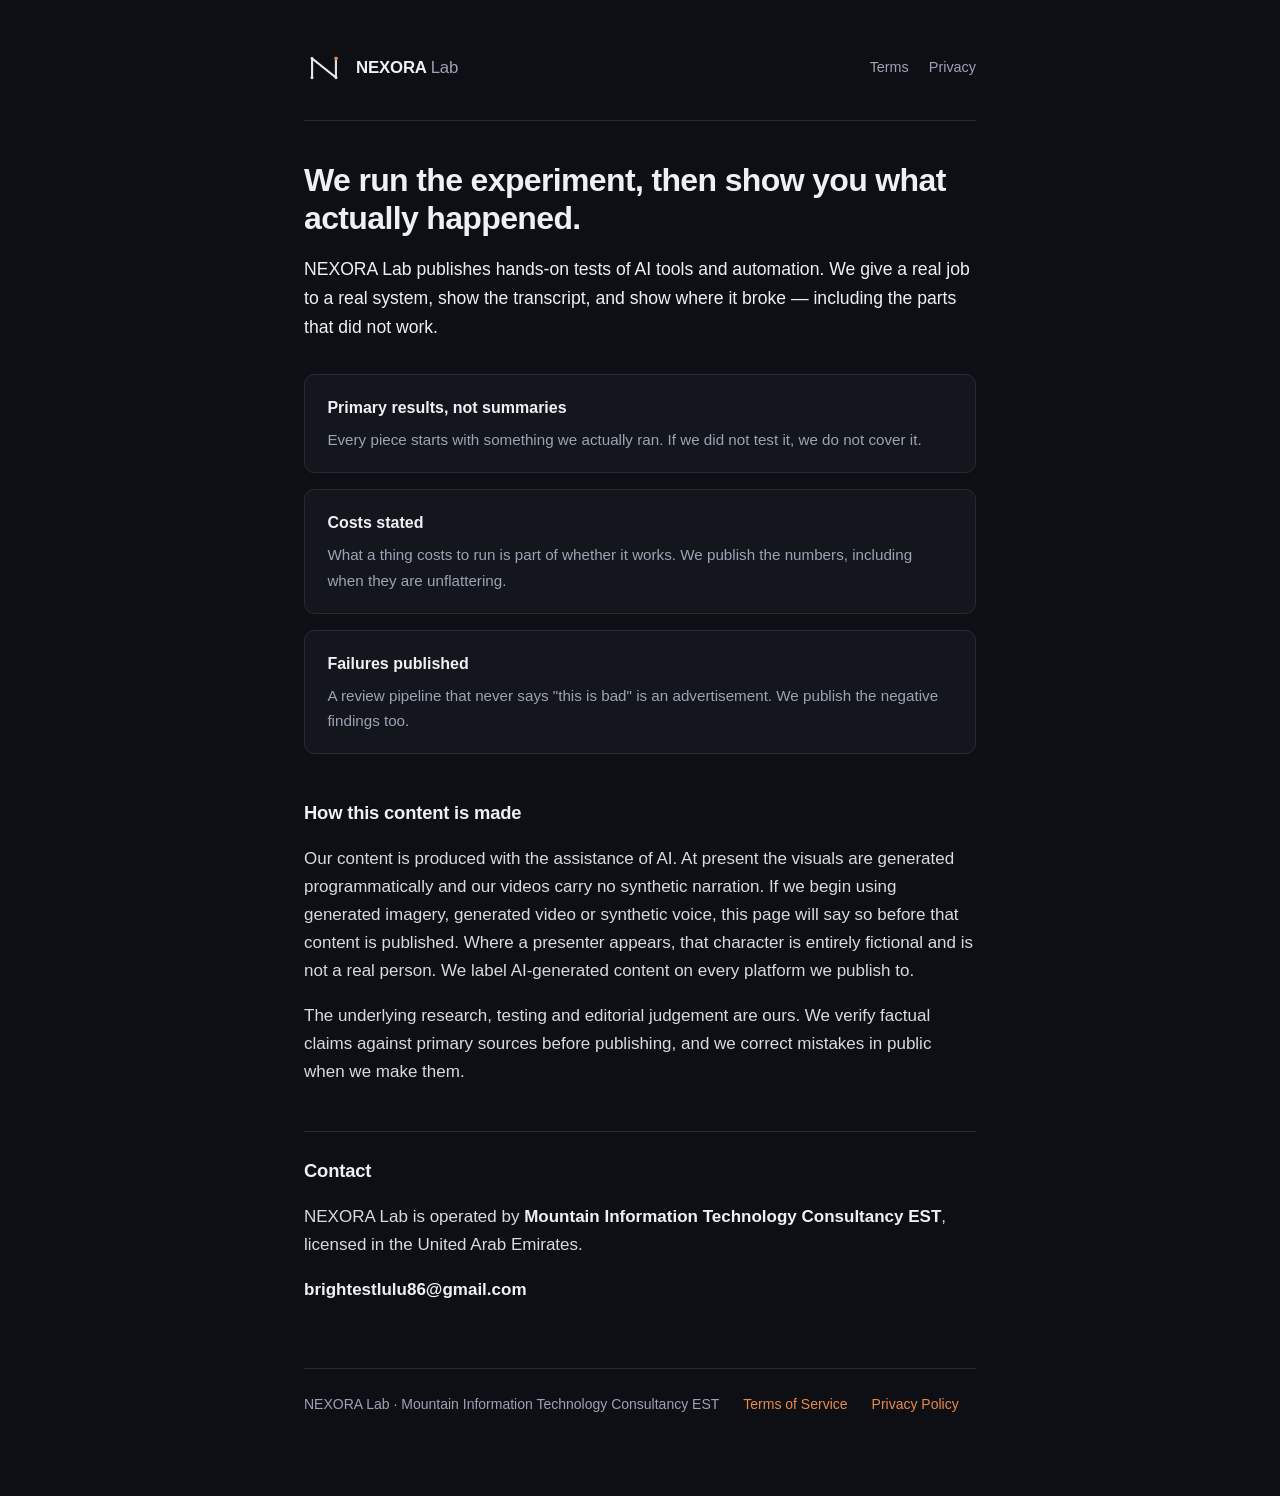
<file: index.html>
<!DOCTYPE html>
<html lang="en">
<head>
<meta charset="utf-8">
<meta name="viewport" content="width=device-width, initial-scale=1">
<title>NEXORA Lab</title>
<meta name="description" content="We run the experiment, then show you what actually happened.">
<link rel="icon" href="favicon.png">
<link rel="apple-touch-icon" href="apple-touch-icon.png">
<link rel="stylesheet" href="style.css">
</head>
<body>
<div class="wrap">

<header class="site">
<img src="icon.png" alt="">
<div class="name">NEXORA <span>Lab</span></div>
<nav class="site">
<a href="terms.html">Terms</a>
<a href="privacy.html">Privacy</a>
</nav>
</header>

<h1>We run the experiment, then show you what actually happened.</h1>

<p class="lede">NEXORA Lab publishes hands-on tests of AI tools and automation.
We give a real job to a real system, show the transcript, and show where it
broke — including the parts that did not work.</p>

<div class="cards">
<div class="card">
<h3>Primary results, not summaries</h3>
<p>Every piece starts with something we actually ran. If we did not test it,
we do not cover it.</p>
</div>
<div class="card">
<h3>Costs stated</h3>
<p>What a thing costs to run is part of whether it works. We publish the
numbers, including when they are unflattering.</p>
</div>
<div class="card">
<h3>Failures published</h3>
<p>A review pipeline that never says "this is bad" is an advertisement.
We publish the negative findings too.</p>
</div>
</div>

<h2>How this content is made</h2>
<p>Our content is produced with the assistance of AI. At present the visuals are
generated programmatically and our videos carry no synthetic narration. If we
begin using generated imagery, generated video or synthetic voice, this page
will say so before that content is published. Where a presenter appears, that
character is entirely fictional and is not a real person. We label AI-generated
content on every platform we publish to.</p>
<p>The underlying research, testing and editorial judgement are ours. We verify
factual claims against primary sources before publishing, and we correct
mistakes in public when we make them.</p>

<h2>Contact</h2>
<p>NEXORA Lab is operated by <strong>Mountain Information Technology Consultancy EST</strong>,
licensed in the United Arab Emirates.</p>
<p><strong>brightestlulu86@gmail.com</strong></p>

<footer class="site">
<span>NEXORA Lab &middot; Mountain Information Technology Consultancy EST</span>
<a href="terms.html">Terms of Service</a>
<a href="privacy.html">Privacy Policy</a>
</footer>

</div>
</body>
</html>
</file>
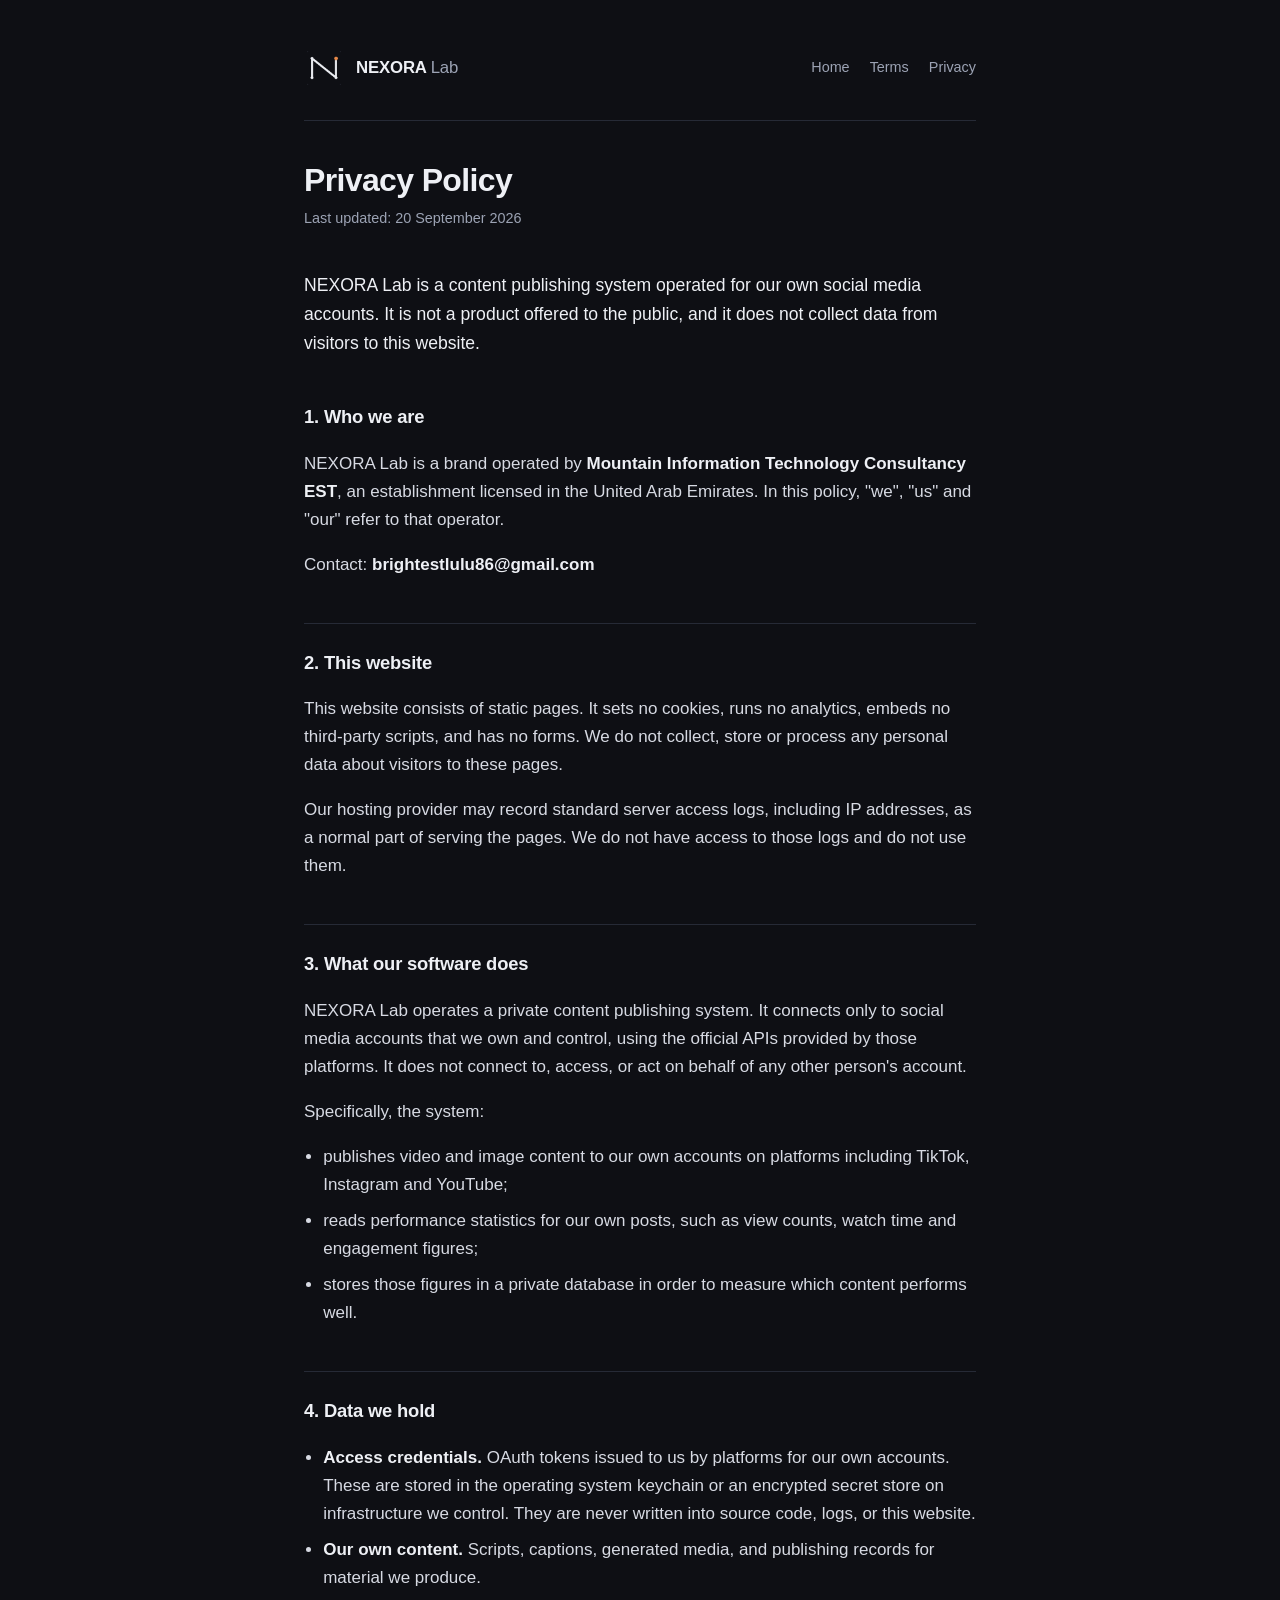
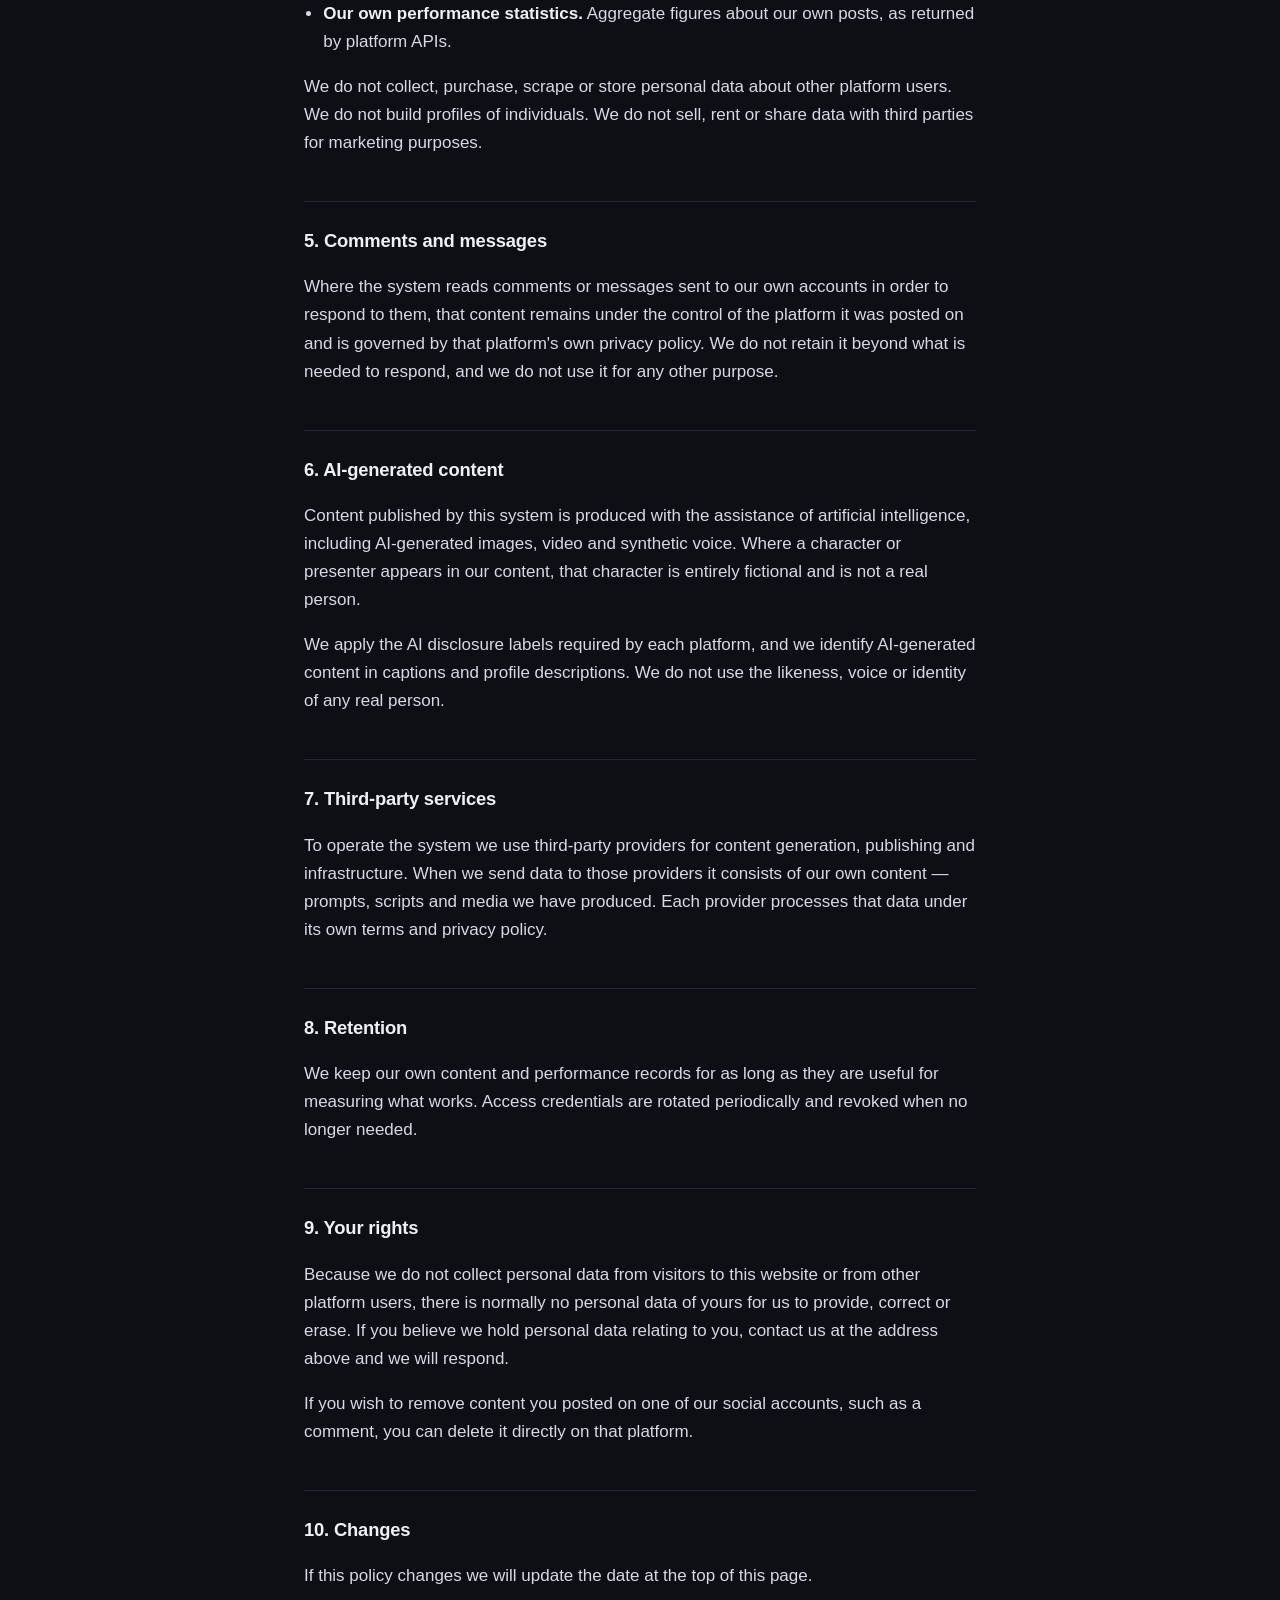
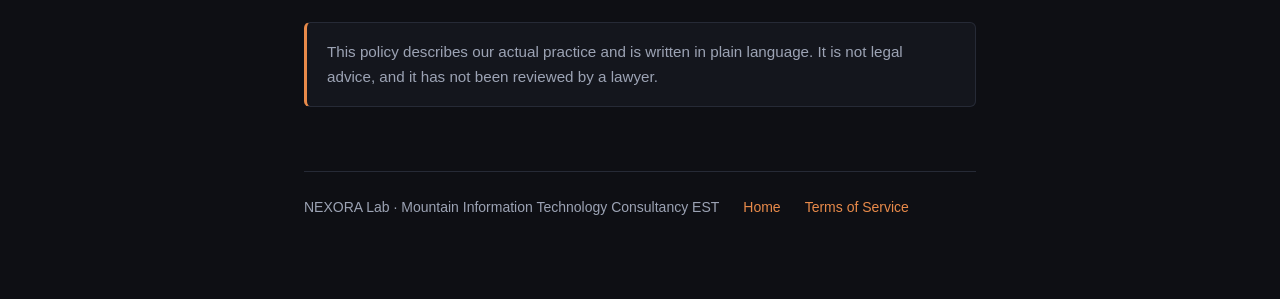
<file: privacy.html>
<!DOCTYPE html>
<html lang="en">
<head>
<meta charset="utf-8">
<meta name="viewport" content="width=device-width, initial-scale=1">
<title>Privacy Policy — NEXORA Lab</title>
<meta name="description" content="How NEXORA Lab handles data.">
<link rel="icon" href="favicon.png">
<link rel="apple-touch-icon" href="apple-touch-icon.png">
<link rel="stylesheet" href="style.css">
</head>
<body>
<div class="wrap">

<header class="site">
  <img src="icon.png" alt="">
  <div class="name">NEXORA <span>Lab</span></div>
  <nav class="site">
    <a href="index.html">Home</a>
    <a href="terms.html">Terms</a>
    <a href="privacy.html">Privacy</a>
  </nav>
</header>

<h1>Privacy Policy</h1>
<p class="updated">Last updated: 20 September 2026</p>

<p class="lede">NEXORA Lab is a content publishing system operated for our own
social media accounts. It is not a product offered to the public, and it does
not collect data from visitors to this website.</p>

<h2>1. Who we are</h2>
<p>NEXORA Lab is a brand operated by <strong>Mountain Information Technology Consultancy EST</strong>, an
establishment licensed in the United Arab Emirates. In this policy, "we", "us"
and "our" refer to that operator.</p>
<p>Contact: <strong>brightestlulu86@gmail.com</strong></p>

<h2>2. This website</h2>
<p>This website consists of static pages. It sets no cookies, runs no analytics,
embeds no third-party scripts, and has no forms. We do not collect, store or
process any personal data about visitors to these pages.</p>
<p>Our hosting provider may record standard server access logs, including IP
addresses, as a normal part of serving the pages. We do not have access to
those logs and do not use them.</p>

<h2>3. What our software does</h2>
<p>NEXORA Lab operates a private content publishing system. It connects only to
social media accounts that we own and control, using the official APIs provided
by those platforms. It does not connect to, access, or act on behalf of any
other person's account.</p>
<p>Specifically, the system:</p>
<ul>
  <li>publishes video and image content to our own accounts on platforms
      including TikTok, Instagram and YouTube;</li>
  <li>reads performance statistics for our own posts, such as view counts,
      watch time and engagement figures;</li>
  <li>stores those figures in a private database in order to measure which
      content performs well.</li>
</ul>

<h2>4. Data we hold</h2>
<ul>
  <li><strong>Access credentials.</strong> OAuth tokens issued to us by
      platforms for our own accounts. These are stored in the operating system
      keychain or an encrypted secret store on infrastructure we control. They
      are never written into source code, logs, or this website.</li>
  <li><strong>Our own content.</strong> Scripts, captions, generated media, and
      publishing records for material we produce.</li>
  <li><strong>Our own performance statistics.</strong> Aggregate figures about
      our own posts, as returned by platform APIs.</li>
</ul>
<p>We do not collect, purchase, scrape or store personal data about other
platform users. We do not build profiles of individuals. We do not sell,
rent or share data with third parties for marketing purposes.</p>

<h2>5. Comments and messages</h2>
<p>Where the system reads comments or messages sent to our own accounts in order
to respond to them, that content remains under the control of the platform it
was posted on and is governed by that platform's own privacy policy. We do not
retain it beyond what is needed to respond, and we do not use it for any other
purpose.</p>

<h2>6. AI-generated content</h2>
<p>Content published by this system is produced with the assistance of
artificial intelligence, including AI-generated images, video and synthetic
voice. Where a character or presenter appears in our content, that character is
entirely fictional and is not a real person.</p>
<p>We apply the AI disclosure labels required by each platform, and we identify
AI-generated content in captions and profile descriptions. We do not use the
likeness, voice or identity of any real person.</p>

<h2>7. Third-party services</h2>
<p>To operate the system we use third-party providers for content generation,
publishing and infrastructure. When we send data to those providers it consists
of our own content — prompts, scripts and media we have produced. Each provider
processes that data under its own terms and privacy policy.</p>

<h2>8. Retention</h2>
<p>We keep our own content and performance records for as long as they are
useful for measuring what works. Access credentials are rotated periodically and
revoked when no longer needed.</p>

<h2>9. Your rights</h2>
<p>Because we do not collect personal data from visitors to this website or from
other platform users, there is normally no personal data of yours for us to
provide, correct or erase. If you believe we hold personal data relating to you,
contact us at the address above and we will respond.</p>
<p>If you wish to remove content you posted on one of our social accounts, such
as a comment, you can delete it directly on that platform.</p>

<h2>10. Changes</h2>
<p>If this policy changes we will update the date at the top of this page.</p>

<div class="note">
  <p>This policy describes our actual practice and is written in plain language.
  It is not legal advice, and it has not been reviewed by a lawyer.</p>
</div>

<footer class="site">
  <span>NEXORA Lab &middot; Mountain Information Technology Consultancy EST</span>
  <a href="index.html">Home</a>
  <a href="terms.html">Terms of Service</a>
</footer>

</div>
</body>
</html>
</file>
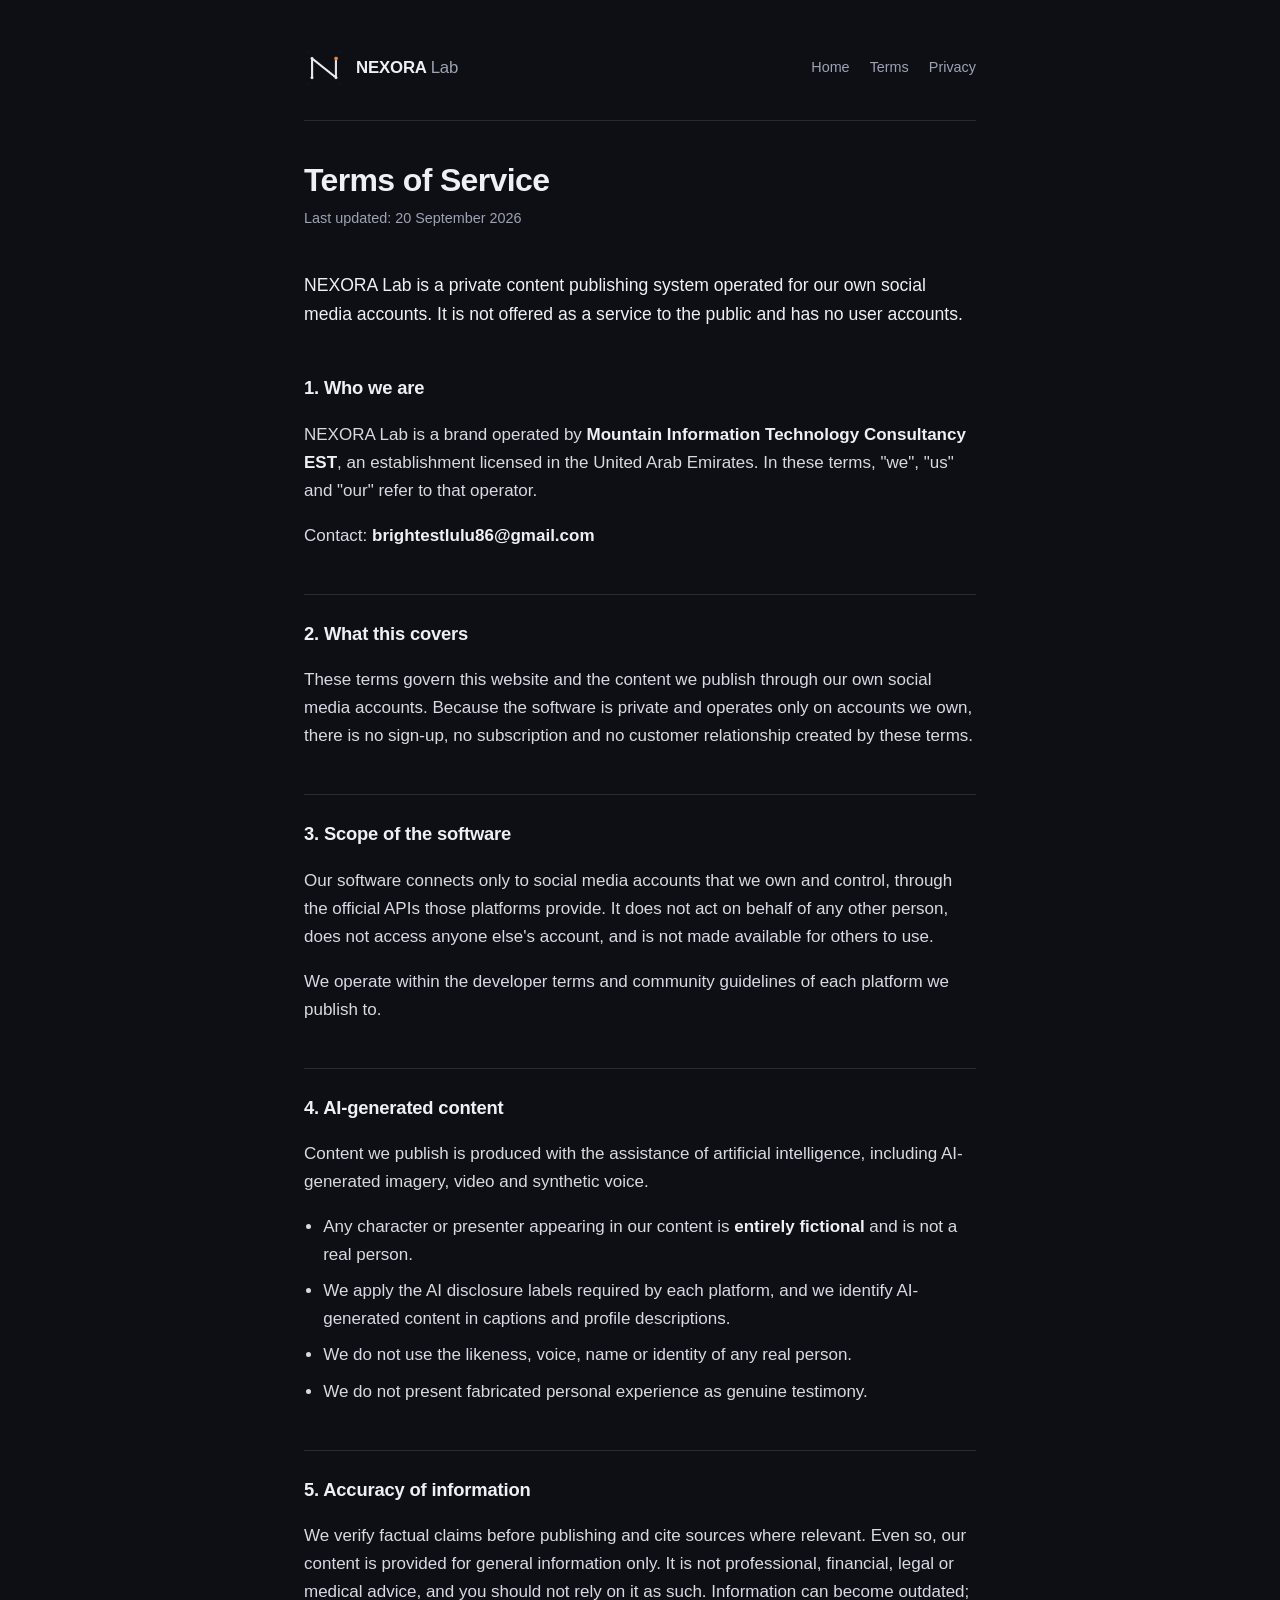
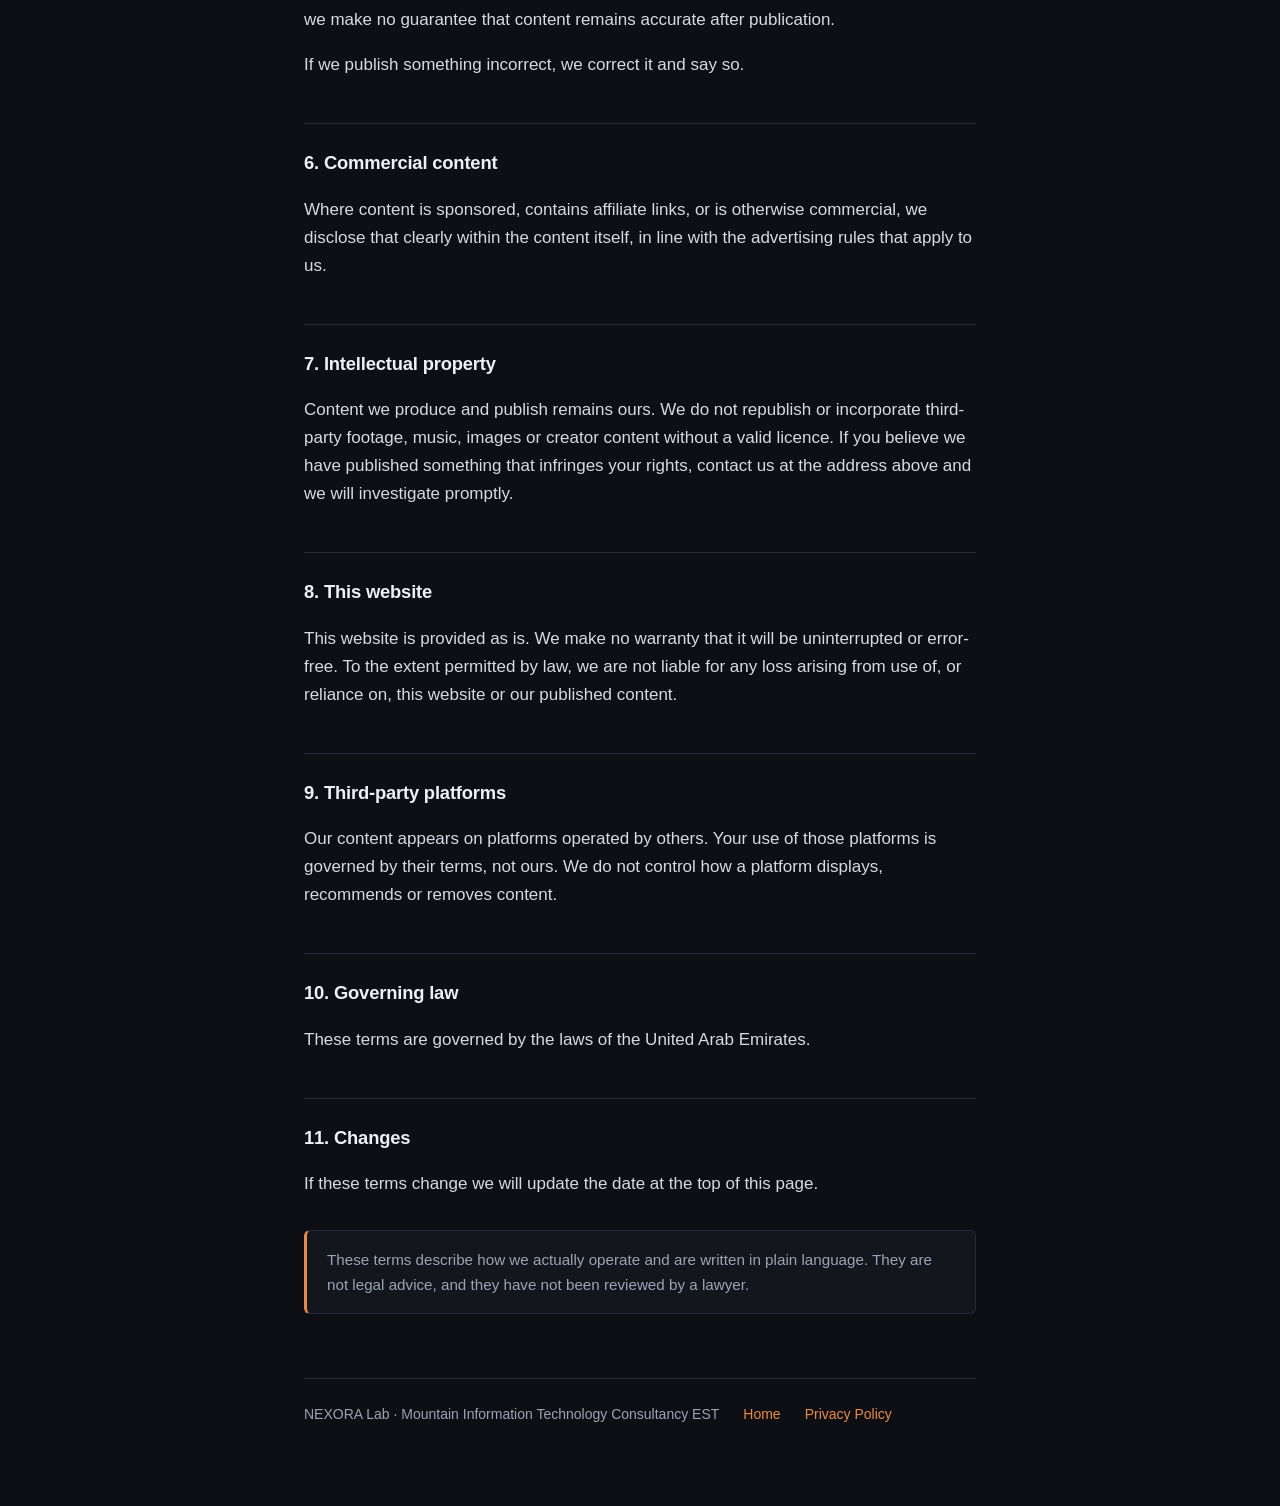
<file: terms.html>
<!DOCTYPE html>
<html lang="en">
<head>
<meta charset="utf-8">
<meta name="viewport" content="width=device-width, initial-scale=1">
<title>Terms of Service — NEXORA Lab</title>
<meta name="description" content="Terms governing NEXORA Lab.">
<link rel="icon" href="favicon.png">
<link rel="apple-touch-icon" href="apple-touch-icon.png">
<link rel="stylesheet" href="style.css">
</head>
<body>
<div class="wrap">

<header class="site">
  <img src="icon.png" alt="">
  <div class="name">NEXORA <span>Lab</span></div>
  <nav class="site">
    <a href="index.html">Home</a>
    <a href="terms.html">Terms</a>
    <a href="privacy.html">Privacy</a>
  </nav>
</header>

<h1>Terms of Service</h1>
<p class="updated">Last updated: 20 September 2026</p>

<p class="lede">NEXORA Lab is a private content publishing system operated for
our own social media accounts. It is not offered as a service to the public and
has no user accounts.</p>

<h2>1. Who we are</h2>
<p>NEXORA Lab is a brand operated by <strong>Mountain Information Technology Consultancy EST</strong>, an
establishment licensed in the United Arab Emirates. In these terms, "we", "us"
and "our" refer to that operator.</p>
<p>Contact: <strong>brightestlulu86@gmail.com</strong></p>

<h2>2. What this covers</h2>
<p>These terms govern this website and the content we publish through our own
social media accounts. Because the software is private and operates only on
accounts we own, there is no sign-up, no subscription and no customer
relationship created by these terms.</p>

<h2>3. Scope of the software</h2>
<p>Our software connects only to social media accounts that we own and control,
through the official APIs those platforms provide. It does not act on behalf of
any other person, does not access anyone else's account, and is not made
available for others to use.</p>
<p>We operate within the developer terms and community guidelines of each
platform we publish to.</p>

<h2>4. AI-generated content</h2>
<p>Content we publish is produced with the assistance of artificial
intelligence, including AI-generated imagery, video and synthetic voice.</p>
<ul>
  <li>Any character or presenter appearing in our content is
      <strong>entirely fictional</strong> and is not a real person.</li>
  <li>We apply the AI disclosure labels required by each platform, and we
      identify AI-generated content in captions and profile descriptions.</li>
  <li>We do not use the likeness, voice, name or identity of any real person.</li>
  <li>We do not present fabricated personal experience as genuine testimony.</li>
</ul>

<h2>5. Accuracy of information</h2>
<p>We verify factual claims before publishing and cite sources where relevant.
Even so, our content is provided for general information only. It is not
professional, financial, legal or medical advice, and you should not rely on it
as such. Information can become outdated; we make no guarantee that content
remains accurate after publication.</p>
<p>If we publish something incorrect, we correct it and say so.</p>

<h2>6. Commercial content</h2>
<p>Where content is sponsored, contains affiliate links, or is otherwise
commercial, we disclose that clearly within the content itself, in line with
the advertising rules that apply to us.</p>

<h2>7. Intellectual property</h2>
<p>Content we produce and publish remains ours. We do not republish or
incorporate third-party footage, music, images or creator content without a
valid licence. If you believe we have published something that infringes your
rights, contact us at the address above and we will investigate promptly.</p>

<h2>8. This website</h2>
<p>This website is provided as is. We make no warranty that it will be
uninterrupted or error-free. To the extent permitted by law, we are not liable
for any loss arising from use of, or reliance on, this website or our published
content.</p>

<h2>9. Third-party platforms</h2>
<p>Our content appears on platforms operated by others. Your use of those
platforms is governed by their terms, not ours. We do not control how a platform
displays, recommends or removes content.</p>

<h2>10. Governing law</h2>
<p>These terms are governed by the laws of the United Arab Emirates.</p>

<h2>11. Changes</h2>
<p>If these terms change we will update the date at the top of this page.</p>

<div class="note">
  <p>These terms describe how we actually operate and are written in plain
  language. They are not legal advice, and they have not been reviewed by a
  lawyer.</p>
</div>

<footer class="site">
  <span>NEXORA Lab &middot; Mountain Information Technology Consultancy EST</span>
  <a href="index.html">Home</a>
  <a href="privacy.html">Privacy Policy</a>
</footer>

</div>
</body>
</html>
</file>
<file: style.css>
/* NEXORA Lab — shared styles.
   Dark, restrained, readable on a phone. No external fonts, no trackers. */

:root {
  --bg:      #0E0F14;
  --surface: #14161D;
  --text:    #EEF0F5;
  --muted:   #9CA3B4;
  --line:    #262A36;
  --accent:  #E88A4A;
}

*, *::before, *::after { box-sizing: border-box; }

html { -webkit-text-size-adjust: 100%; }

body {
  margin: 0;
  background: var(--bg);
  color: var(--text);
  font-family: -apple-system, BlinkMacSystemFont, "Segoe UI", Inter,
               Helvetica, Arial, sans-serif;
  font-size: 17px;
  line-height: 1.65;
  -webkit-font-smoothing: antialiased;
}

.wrap {
  max-width: 44rem;
  margin: 0 auto;
  padding: 3rem 16px 5rem;
}

header.site {
  display: flex;
  align-items: center;
  gap: 0.75rem;
  padding-bottom: 2rem;
  margin-bottom: 2.5rem;
  border-bottom: 1px solid var(--line);
}

header.site img { width: 40px; height: 40px; border-radius: 9px; display: block; }

header.site .name {
  font-weight: 600;
  letter-spacing: -0.01em;
  font-size: 1.05rem;
}

header.site .name span { color: var(--muted); font-weight: 400; }

nav.site { margin-left: auto; display: flex; gap: 1.25rem; font-size: 0.9rem; }

a { color: var(--accent); text-decoration: none; }
a:hover { text-decoration: underline; }
nav.site a { color: var(--muted); }
nav.site a:hover { color: var(--text); text-decoration: none; }

h1 {
  font-size: 2rem;
  line-height: 1.2;
  letter-spacing: -0.02em;
  margin: 0 0 0.5rem;
}

h2 {
  font-size: 1.15rem;
  letter-spacing: -0.01em;
  margin: 2.75rem 0 0.75rem;
  padding-top: 1.5rem;
  border-top: 1px solid var(--line);
}

h2:first-of-type { border-top: none; padding-top: 0; }

.updated {
  color: var(--muted);
  font-size: 0.9rem;
  margin: 0 0 2.5rem;
}

p, li { color: #D7DAE3; }

ul { padding-left: 1.2rem; }
li { margin-bottom: 0.5rem; }

strong { color: var(--text); font-weight: 600; }

.lede {
  font-size: 1.1rem;
  color: var(--text);
  margin-bottom: 2rem;
}

.note {
  background: var(--surface);
  border: 1px solid var(--line);
  border-left: 3px solid var(--accent);
  border-radius: 6px;
  padding: 1rem 1.25rem;
  margin: 2rem 0;
  font-size: 0.95rem;
}

.note p { margin: 0; color: var(--muted); }

code {
  font-family: ui-monospace, SFMono-Regular, Menlo, Consolas, monospace;
  font-size: 0.9em;
  background: var(--surface);
  border: 1px solid var(--line);
  border-radius: 4px;
  padding: 0.1em 0.4em;
}

footer.site {
  margin-top: 4rem;
  padding-top: 1.5rem;
  border-top: 1px solid var(--line);
  color: var(--muted);
  font-size: 0.875rem;
  display: flex;
  flex-wrap: wrap;
  gap: 1rem 1.5rem;
}

.cards { display: grid; gap: 1rem; margin: 2rem 0; }

.card {
  background: var(--surface);
  border: 1px solid var(--line);
  border-radius: 10px;
  padding: 1.25rem 1.4rem;
}

.card h3 { margin: 0 0 0.35rem; font-size: 1rem; }
.card p  { margin: 0; color: var(--muted); font-size: 0.95rem; }

@media (max-width: 480px) {
  body { font-size: 16px; }
  .wrap { padding-top: 2rem; }
  h1 { font-size: 1.6rem; }
  nav.site { width: 100%; margin: 0.75rem 0 0; }
  header.site { flex-wrap: wrap; }
}
</file>
